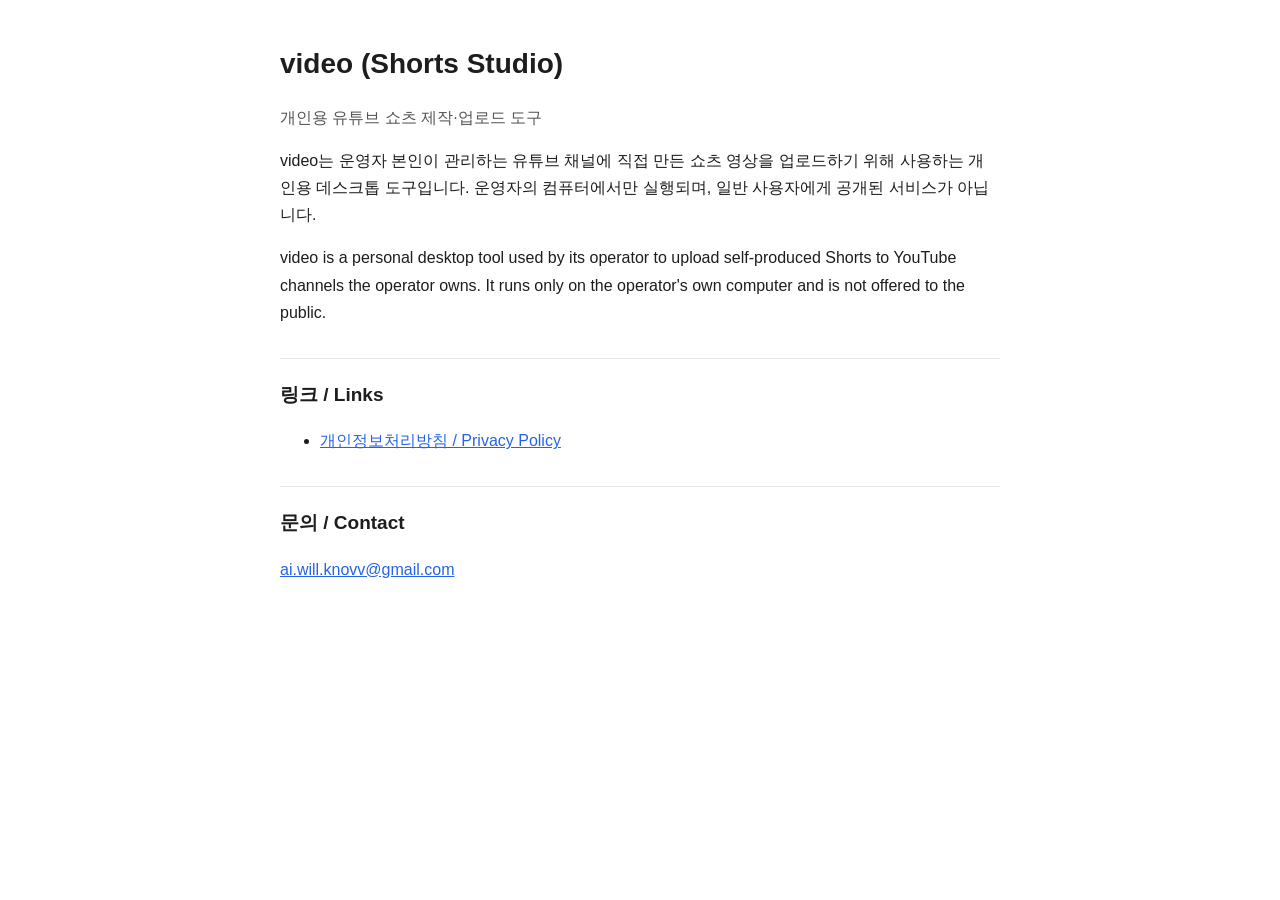
<file: index.html>
<!doctype html><html lang="ko"><head><meta charset="utf-8"><meta name="viewport" content="width=device-width,initial-scale=1">
<title>video — Shorts Studio</title><link rel="stylesheet" href="style.css"></head><body>
<h1>video (Shorts Studio)</h1>
<p class="muted">개인용 유튜브 쇼츠 제작·업로드 도구</p>
<p>video는 운영자 본인이 관리하는 유튜브 채널에 직접 만든 쇼츠 영상을 업로드하기 위해 사용하는 개인용 데스크톱 도구입니다. 운영자의 컴퓨터에서만 실행되며, 일반 사용자에게 공개된 서비스가 아닙니다.</p>
<p>video is a personal desktop tool used by its operator to upload self-produced Shorts to YouTube channels the operator owns. It runs only on the operator's own computer and is not offered to the public.</p>
<h2>링크 / Links</h2>
<ul><li><a href="privacy.html">개인정보처리방침 / Privacy Policy</a></li></ul>
<h2>문의 / Contact</h2>
<p><a href="mailto:ai.will.knovv@gmail.com">ai.will.knovv@gmail.com</a></p>
</body></html>
</file>
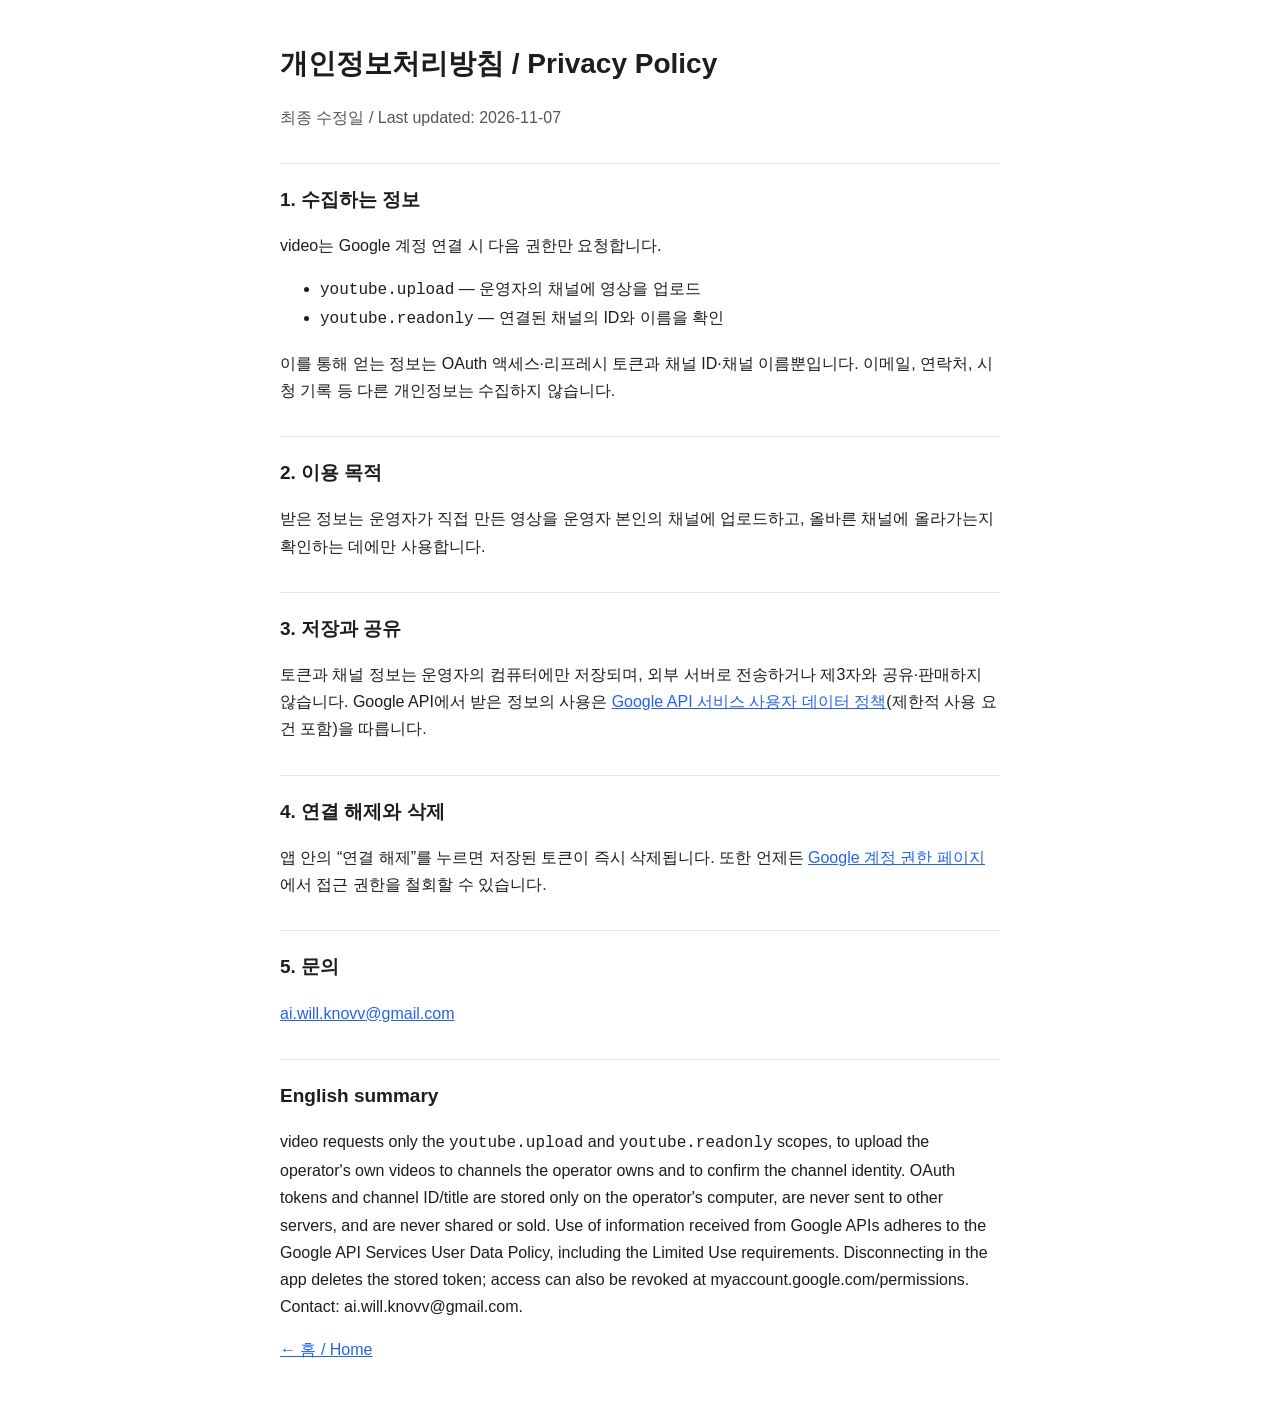
<file: privacy.html>
<!doctype html><html lang="ko"><head><meta charset="utf-8"><meta name="viewport" content="width=device-width,initial-scale=1">
<title>Privacy Policy — video</title><link rel="stylesheet" href="style.css"></head><body>
<h1>개인정보처리방침 / Privacy Policy</h1>
<p class="muted">최종 수정일 / Last updated: 2026-11-07</p>
<h2>1. 수집하는 정보</h2>
<p>video는 Google 계정 연결 시 다음 권한만 요청합니다.</p>
<ul><li><code>youtube.upload</code> — 운영자의 채널에 영상을 업로드</li>
<li><code>youtube.readonly</code> — 연결된 채널의 ID와 이름을 확인</li></ul>
<p>이를 통해 얻는 정보는 OAuth 액세스·리프레시 토큰과 채널 ID·채널 이름뿐입니다. 이메일, 연락처, 시청 기록 등 다른 개인정보는 수집하지 않습니다.</p>
<h2>2. 이용 목적</h2>
<p>받은 정보는 운영자가 직접 만든 영상을 운영자 본인의 채널에 업로드하고, 올바른 채널에 올라가는지 확인하는 데에만 사용합니다.</p>
<h2>3. 저장과 공유</h2>
<p>토큰과 채널 정보는 운영자의 컴퓨터에만 저장되며, 외부 서버로 전송하거나 제3자와 공유·판매하지 않습니다. Google API에서 받은 정보의 사용은 <a href="https://developers.google.com/terms/api-services-user-data-policy">Google API 서비스 사용자 데이터 정책</a>(제한적 사용 요건 포함)을 따릅니다.</p>
<h2>4. 연결 해제와 삭제</h2>
<p>앱 안의 “연결 해제”를 누르면 저장된 토큰이 즉시 삭제됩니다. 또한 언제든 <a href="https://myaccount.google.com/permissions">Google 계정 권한 페이지</a>에서 접근 권한을 철회할 수 있습니다.</p>
<h2>5. 문의</h2>
<p><a href="mailto:ai.will.knovv@gmail.com">ai.will.knovv@gmail.com</a></p>
<h2>English summary</h2>
<p>video requests only the <code>youtube.upload</code> and <code>youtube.readonly</code> scopes, to upload the operator's own videos to channels the operator owns and to confirm the channel identity. OAuth tokens and channel ID/title are stored only on the operator's computer, are never sent to other servers, and are never shared or sold. Use of information received from Google APIs adheres to the Google API Services User Data Policy, including the Limited Use requirements. Disconnecting in the app deletes the stored token; access can also be revoked at myaccount.google.com/permissions. Contact: ai.will.knovv@gmail.com.</p>
<p><a href="index.html">← 홈 / Home</a></p>
</body></html>
</file>
<file: style.css>
:root{--bg:#fff;--fg:#1d1d1f;--muted:#555;--line:#e5e5e5}
@media (prefers-color-scheme:dark){:root{--bg:#111;--fg:#eee;--muted:#aaa;--line:#333}}
body{background:var(--bg);color:var(--fg);font:16px/1.7 -apple-system,"Apple SD Gothic Neo","Noto Sans KR",sans-serif;max-width:720px;margin:0 auto;padding:40px 16px}
h1{font-size:28px;margin:0 0 8px}h2{font-size:19px;margin-top:32px;border-top:1px solid var(--line);padding-top:20px}
p,li{color:var(--fg)}small,.muted{color:var(--muted)}a{color:#2563eb}
</file>
